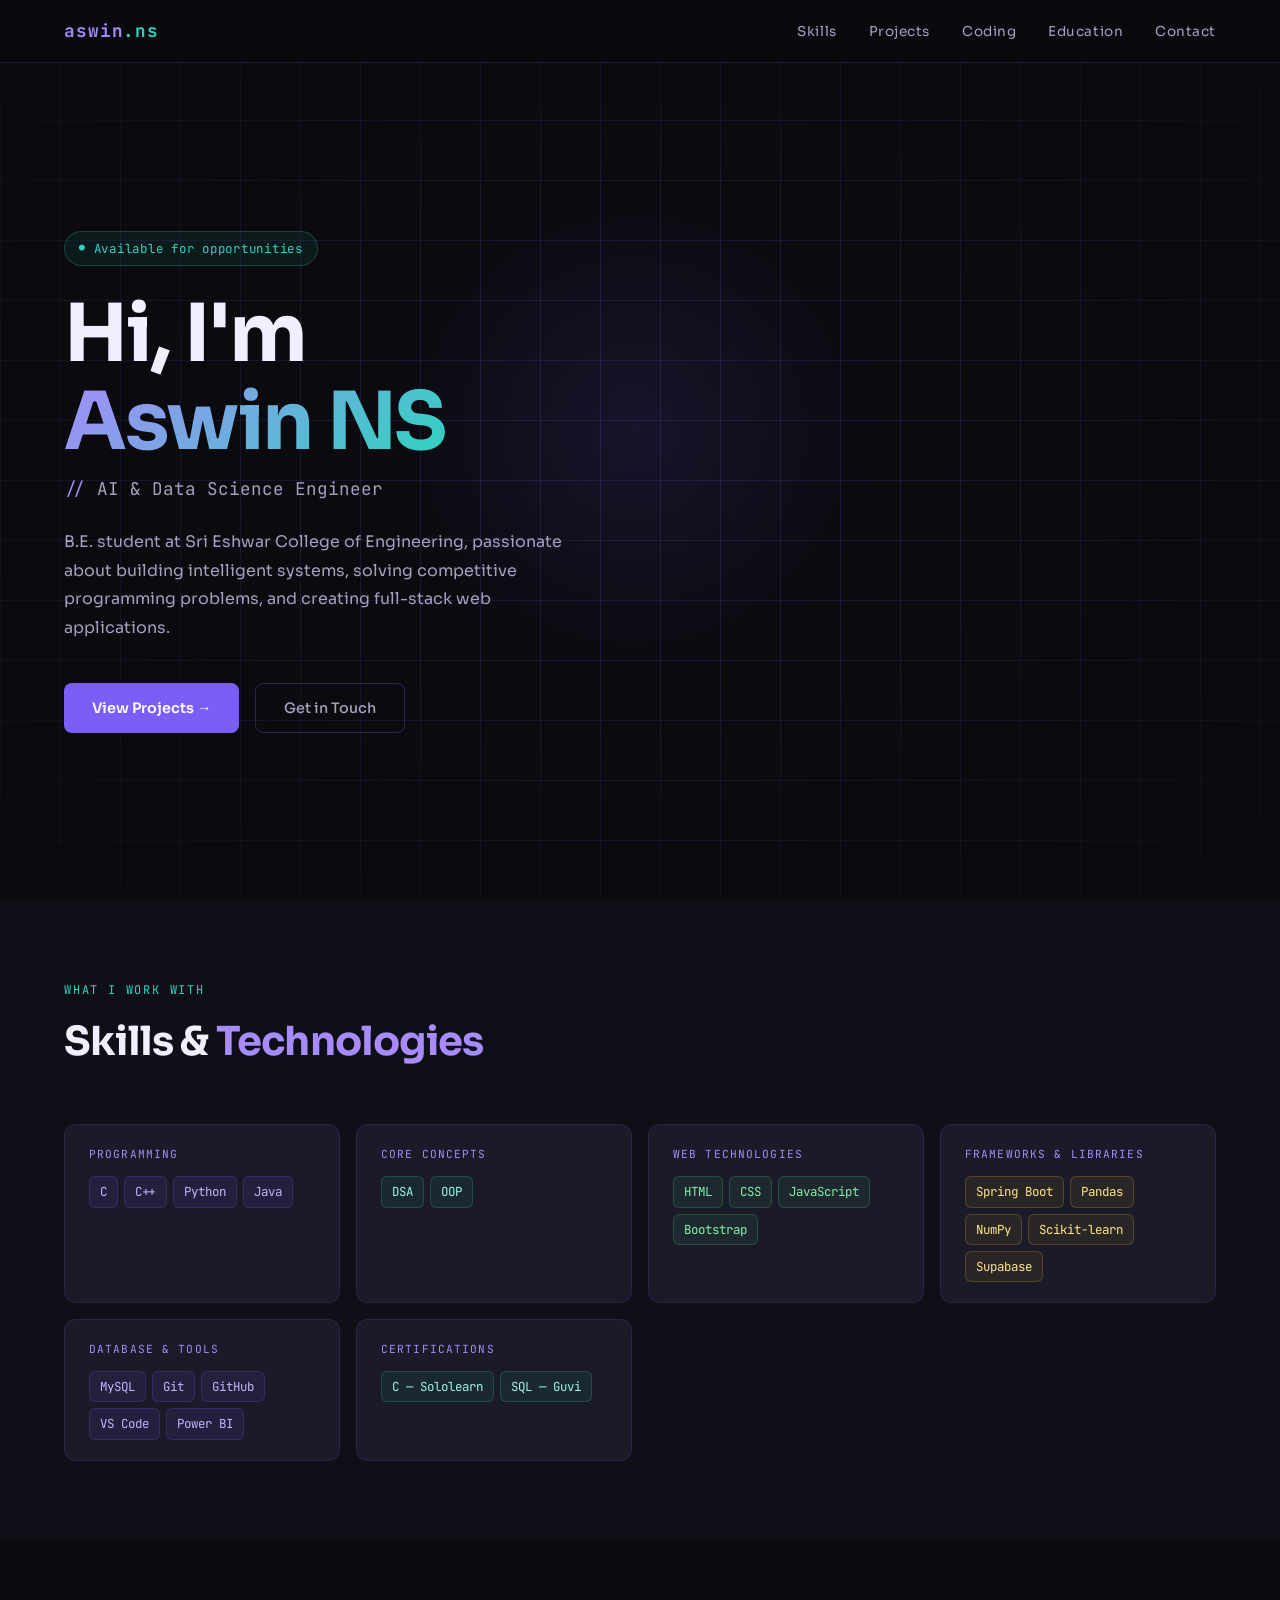
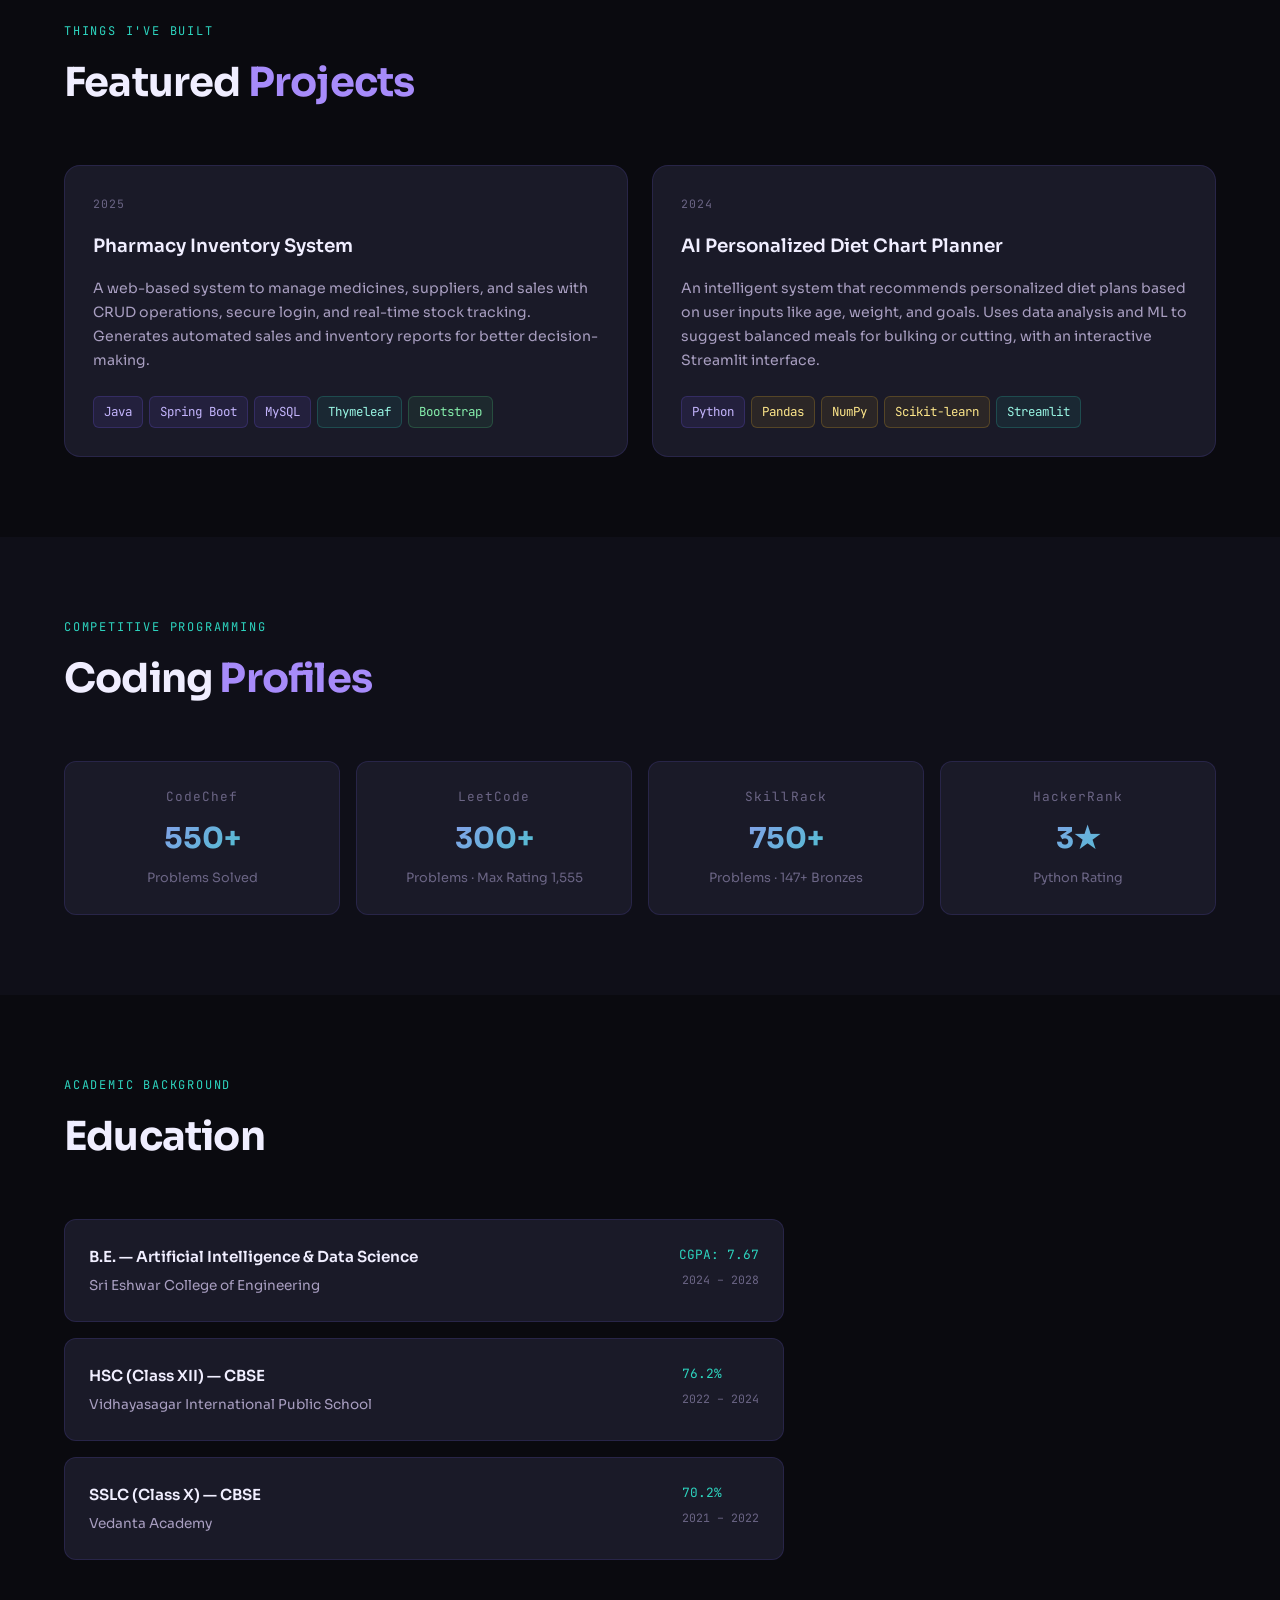
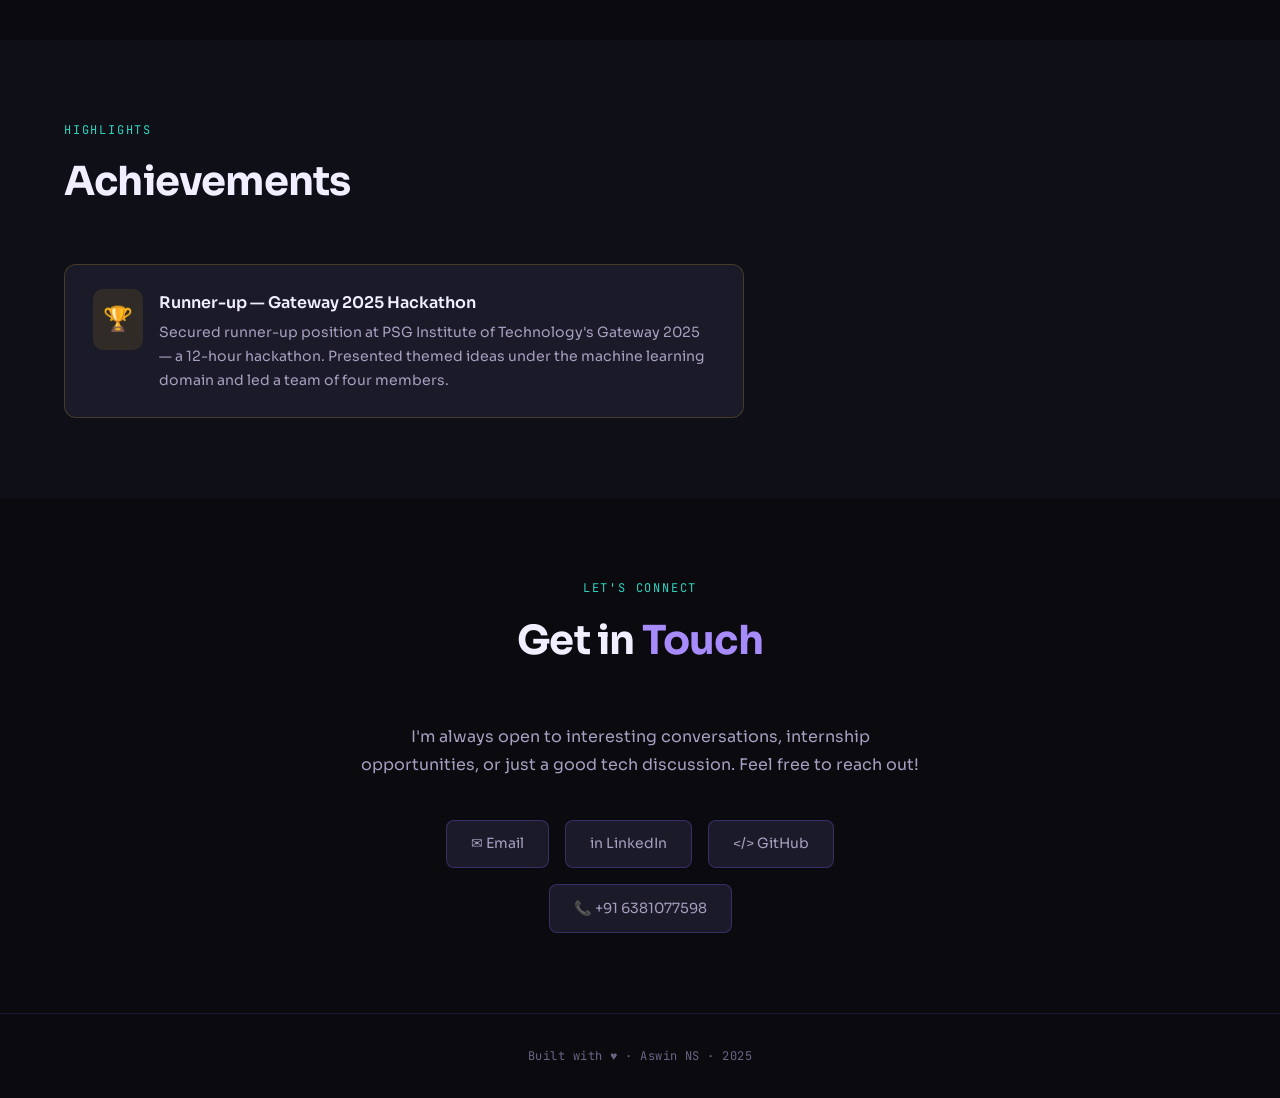
<file: protfolio.html>
<!DOCTYPE html>
<html lang="en">
<head>
<meta charset="UTF-8">
<meta name="viewport" content="width=device-width, initial-scale=1.0">
<title>Aswin NS — Developer Portfolio</title>
<link href="https://fonts.googleapis.com/css2?family=JetBrains+Mono:wght@400;500;700&family=Sora:wght@300;400;600;700&display=swap" rel="stylesheet">
<style>
  *, *::before, *::after { box-sizing: border-box; margin: 0; padding: 0; }

  :root {
    --bg: #0a0a0f;
    --bg2: #0f0f18;
    --bg3: #14141f;
    --surface: #1a1a28;
    --surface2: #20202f;
    --border: rgba(120,100,255,0.15);
    --border2: rgba(120,100,255,0.3);
    --accent: #7b5ef8;
    --accent2: #a78bfa;
    --accent3: #c4b5fd;
    --teal: #2dd4bf;
    --teal2: #99f6e4;
    --text: #f0eeff;
    --text2: #a89ec0;
    --text3: #6b6585;
    --green: #4ade80;
    --amber: #fbbf24;
  }

  html { scroll-behavior: smooth; }

  body {
    font-family: 'Sora', sans-serif;
    background: var(--bg);
    color: var(--text);
    line-height: 1.7;
    overflow-x: hidden;
  }

  /* ── NAV ── */
  nav {
    position: fixed; top: 0; left: 0; right: 0; z-index: 100;
    display: flex; align-items: center; justify-content: space-between;
    padding: 1rem 5%;
    background: rgba(10,10,15,0.85);
    backdrop-filter: blur(12px);
    border-bottom: 0.5px solid var(--border);
  }
  .nav-logo {
    font-family: 'JetBrains Mono', monospace;
    font-size: 1.1rem; font-weight: 700;
    color: var(--accent2);
    letter-spacing: 0.05em;
  }
  .nav-logo span { color: var(--teal); }
  .nav-links { display: flex; gap: 2rem; list-style: none; }
  .nav-links a {
    font-size: 0.85rem; font-weight: 400;
    color: var(--text2); text-decoration: none;
    letter-spacing: 0.04em;
    transition: color 0.2s;
  }
  .nav-links a:hover { color: var(--accent3); }

  /* ── HERO ── */
  #hero {
    min-height: 100vh;
    display: flex; align-items: center;
    padding: 8rem 5% 4rem;
    position: relative;
    overflow: hidden;
  }
  .hero-grid {
    position: absolute; inset: 0; z-index: 0;
    background-image:
      linear-gradient(var(--border) 1px, transparent 1px),
      linear-gradient(90deg, var(--border) 1px, transparent 1px);
    background-size: 60px 60px;
    mask-image: radial-gradient(ellipse 80% 80% at 50% 50%, black 30%, transparent 100%);
  }
  .hero-glow {
    position: absolute; top: 20%; left: 30%; width: 500px; height: 500px;
    background: radial-gradient(circle, rgba(123,94,248,0.12) 0%, transparent 70%);
    pointer-events: none;
  }
  .hero-content { position: relative; z-index: 1; max-width: 700px; }
  .hero-tag {
    display: inline-flex; align-items: center; gap: 8px;
    font-family: 'JetBrains Mono', monospace;
    font-size: 0.78rem; color: var(--teal);
    background: rgba(45,212,191,0.08);
    border: 0.5px solid rgba(45,212,191,0.25);
    padding: 6px 14px; border-radius: 100px;
    margin-bottom: 1.5rem;
    letter-spacing: 0.06em;
  }
  .hero-tag::before { content: '●'; font-size: 0.6rem; animation: blink 1.5s infinite; }
  @keyframes blink { 0%,100%{opacity:1} 50%{opacity:0.2} }

  h1.hero-name {
    font-size: clamp(2.8rem, 7vw, 5rem);
    font-weight: 700; line-height: 1.1;
    letter-spacing: -0.03em;
    margin-bottom: 0.5rem;
  }
  h1.hero-name .highlight {
    background: linear-gradient(135deg, var(--accent2), var(--teal));
    -webkit-background-clip: text;
    -webkit-text-fill-color: transparent;
    background-clip: text;
  }
  .hero-role {
    font-family: 'JetBrains Mono', monospace;
    font-size: 1.1rem; color: var(--text2);
    margin-bottom: 1.5rem;
  }
  .hero-role span { color: var(--accent2); }
  .hero-desc {
    font-size: 1rem; color: var(--text2);
    max-width: 520px; line-height: 1.8;
    margin-bottom: 2.5rem;
  }
  .hero-btns { display: flex; gap: 1rem; flex-wrap: wrap; }
  .btn-primary {
    display: inline-flex; align-items: center; gap: 8px;
    padding: 0.75rem 1.75rem;
    background: var(--accent);
    color: #fff; font-weight: 600; font-size: 0.9rem;
    border-radius: 8px; text-decoration: none;
    transition: background 0.2s, transform 0.15s;
    border: none; cursor: pointer;
  }
  .btn-primary:hover { background: #6a4fe8; transform: translateY(-2px); }
  .btn-outline {
    display: inline-flex; align-items: center; gap: 8px;
    padding: 0.75rem 1.75rem;
    background: transparent;
    color: var(--text2); font-weight: 500; font-size: 0.9rem;
    border-radius: 8px; text-decoration: none;
    border: 0.5px solid var(--border2);
    transition: border-color 0.2s, color 0.2s, transform 0.15s;
    cursor: pointer;
  }
  .btn-outline:hover { border-color: var(--accent2); color: var(--accent3); transform: translateY(-2px); }

  /* ── SECTIONS ── */
  section { padding: 5rem 5%; }
  .section-label {
    font-family: 'JetBrains Mono', monospace;
    font-size: 0.75rem; letter-spacing: 0.15em;
    color: var(--teal); text-transform: uppercase;
    margin-bottom: 0.5rem;
  }
  .section-title {
    font-size: clamp(1.8rem, 4vw, 2.5rem);
    font-weight: 700; letter-spacing: -0.02em;
    margin-bottom: 3rem;
  }
  .section-title span { color: var(--accent2); }

  /* ── SKILLS ── */
  #skills { background: var(--bg2); }
  .skills-grid { display: grid; grid-template-columns: repeat(auto-fit, minmax(220px, 1fr)); gap: 1rem; }
  .skill-card {
    background: var(--surface);
    border: 0.5px solid var(--border);
    border-radius: 12px;
    padding: 1.25rem 1.5rem;
    transition: border-color 0.2s, transform 0.2s;
  }
  .skill-card:hover { border-color: var(--border2); transform: translateY(-3px); }
  .skill-card-label {
    font-family: 'JetBrains Mono', monospace;
    font-size: 0.7rem; letter-spacing: 0.1em;
    color: var(--accent2); text-transform: uppercase;
    margin-bottom: 0.75rem;
  }
  .skill-tags { display: flex; flex-wrap: wrap; gap: 6px; }
  .tag {
    font-size: 0.78rem; padding: 4px 10px;
    border-radius: 6px;
    background: rgba(123,94,248,0.1);
    color: var(--accent3);
    border: 0.5px solid rgba(123,94,248,0.2);
    font-family: 'JetBrains Mono', monospace;
  }
  .tag.teal {
    background: rgba(45,212,191,0.08);
    color: var(--teal2);
    border-color: rgba(45,212,191,0.2);
  }
  .tag.green {
    background: rgba(74,222,128,0.08);
    color: #86efac;
    border-color: rgba(74,222,128,0.2);
  }
  .tag.amber {
    background: rgba(251,191,36,0.08);
    color: #fde68a;
    border-color: rgba(251,191,36,0.2);
  }

  /* ── PROJECTS ── */
  #projects { background: var(--bg); }
  .projects-grid { display: grid; grid-template-columns: repeat(auto-fit, minmax(320px, 1fr)); gap: 1.5rem; }
  .project-card {
    background: var(--surface);
    border: 0.5px solid var(--border);
    border-radius: 16px;
    padding: 1.75rem;
    position: relative; overflow: hidden;
    transition: border-color 0.2s, transform 0.2s;
    display: flex; flex-direction: column; gap: 1rem;
  }
  .project-card::before {
    content: '';
    position: absolute; top: 0; left: 0; right: 0; height: 2px;
    background: linear-gradient(90deg, var(--accent), var(--teal));
    opacity: 0; transition: opacity 0.2s;
  }
  .project-card:hover { border-color: var(--border2); transform: translateY(-4px); }
  .project-card:hover::before { opacity: 1; }
  .project-year {
    font-family: 'JetBrains Mono', monospace;
    font-size: 0.72rem; color: var(--text3);
    letter-spacing: 0.08em;
  }
  .project-title { font-size: 1.15rem; font-weight: 600; color: var(--text); }
  .project-desc { font-size: 0.88rem; color: var(--text2); line-height: 1.7; flex: 1; }
  .project-stack { display: flex; flex-wrap: wrap; gap: 6px; margin-top: 0.5rem; }

  /* ── CODING PROFILES ── */
  #coding { background: var(--bg2); }
  .profiles-grid { display: grid; grid-template-columns: repeat(auto-fit, minmax(200px, 1fr)); gap: 1rem; }
  .profile-card {
    background: var(--surface);
    border: 0.5px solid var(--border);
    border-radius: 12px; padding: 1.5rem;
    text-align: center;
    transition: border-color 0.2s, transform 0.2s;
  }
  .profile-card:hover { border-color: var(--border2); transform: translateY(-3px); }
  .profile-platform {
    font-family: 'JetBrains Mono', monospace;
    font-size: 0.8rem; color: var(--text3);
    letter-spacing: 0.08em; margin-bottom: 0.4rem;
  }
  .profile-stat {
    font-size: 1.8rem; font-weight: 700;
    background: linear-gradient(135deg, var(--accent2), var(--teal));
    -webkit-background-clip: text; -webkit-text-fill-color: transparent;
    background-clip: text;
  }
  .profile-desc { font-size: 0.8rem; color: var(--text3); margin-top: 0.3rem; }

  /* ── EDUCATION ── */
  #education { background: var(--bg); }
  .edu-list { display: flex; flex-direction: column; gap: 1rem; max-width: 720px; }
  .edu-card {
    background: var(--surface);
    border: 0.5px solid var(--border);
    border-radius: 12px; padding: 1.5rem;
    display: flex; justify-content: space-between; align-items: flex-start; gap: 1rem;
    transition: border-color 0.2s;
  }
  .edu-card:hover { border-color: var(--border2); }
  .edu-degree { font-size: 0.95rem; font-weight: 600; margin-bottom: 0.25rem; }
  .edu-school { font-size: 0.85rem; color: var(--text2); }
  .edu-grade {
    font-family: 'JetBrains Mono', monospace;
    font-size: 0.8rem; color: var(--teal);
    white-space: nowrap;
  }
  .edu-year {
    font-family: 'JetBrains Mono', monospace;
    font-size: 0.72rem; color: var(--text3); margin-top: 4px;
    text-align: right;
  }

  /* ── ACHIEVEMENTS ── */
  #achievements { background: var(--bg2); }
  .ach-card {
    background: var(--surface);
    border: 0.5px solid rgba(251,191,36,0.2);
    border-radius: 12px; padding: 1.5rem 1.75rem;
    display: flex; align-items: flex-start; gap: 1rem;
    max-width: 680px;
  }
  .ach-icon {
    font-size: 1.5rem; flex-shrink: 0;
    background: rgba(251,191,36,0.1);
    padding: 10px; border-radius: 10px;
  }
  .ach-title { font-size: 1rem; font-weight: 600; color: var(--text); margin-bottom: 0.3rem; }
  .ach-desc { font-size: 0.88rem; color: var(--text2); line-height: 1.7; }

  /* ── CONTACT ── */
  #contact { background: var(--bg); text-align: center; }
  .contact-inner { max-width: 560px; margin: 0 auto; }
  .contact-desc { font-size: 1rem; color: var(--text2); line-height: 1.8; margin-bottom: 2.5rem; }
  .contact-links { display: flex; justify-content: center; gap: 1rem; flex-wrap: wrap; }
  .contact-link {
    display: inline-flex; align-items: center; gap: 8px;
    padding: 0.7rem 1.5rem;
    background: var(--surface);
    border: 0.5px solid var(--border2);
    border-radius: 8px;
    color: var(--text2); font-size: 0.88rem; text-decoration: none;
    transition: border-color 0.2s, color 0.2s, transform 0.15s;
  }
  .contact-link:hover { border-color: var(--accent2); color: var(--accent3); transform: translateY(-2px); }

  /* ── FOOTER ── */
  footer {
    padding: 2rem 5%;
    border-top: 0.5px solid var(--border);
    text-align: center;
    font-family: 'JetBrains Mono', monospace;
    font-size: 0.75rem; color: var(--text3);
    letter-spacing: 0.04em;
  }

  /* ── ANIMATIONS ── */
  @keyframes fadeUp {
    from { opacity: 0; transform: translateY(30px); }
    to { opacity: 1; transform: translateY(0); }
  }
  .fade-up { animation: fadeUp 0.7s ease forwards; }
  .delay-1 { animation-delay: 0.1s; opacity: 0; }
  .delay-2 { animation-delay: 0.25s; opacity: 0; }
  .delay-3 { animation-delay: 0.4s; opacity: 0; }
  .delay-4 { animation-delay: 0.55s; opacity: 0; }
  .delay-5 { animation-delay: 0.7s; opacity: 0; }

  @media (max-width: 600px) {
    nav { padding: 1rem 4%; }
    .nav-links { gap: 1.2rem; }
    .nav-links a { font-size: 0.78rem; }
    section { padding: 4rem 4%; }
    .edu-card { flex-direction: column; gap: 0.5rem; }
  }
</style>
</head>
<body>

<!-- NAV -->
<nav>
  <div class="nav-logo">aswin<span>.ns</span></div>
  <ul class="nav-links">
    <li><a href="#skills">Skills</a></li>
    <li><a href="#projects">Projects</a></li>
    <li><a href="#coding">Coding</a></li>
    <li><a href="#education">Education</a></li>
    <li><a href="#contact">Contact</a></li>
  </ul>
</nav>

<!-- HERO -->
<section id="hero">
  <div class="hero-grid"></div>
  <div class="hero-glow"></div>
  <div class="hero-content">
    <div class="hero-tag fade-up delay-1">Available for opportunities</div>
    <h1 class="hero-name fade-up delay-2">
      Hi, I'm<br><span class="highlight">Aswin NS</span>
    </h1>
    <p class="hero-role fade-up delay-3"><span>// </span>AI & Data Science Engineer</p>
    <p class="hero-desc fade-up delay-4">
      B.E. student at Sri Eshwar College of Engineering, passionate about building intelligent systems,
      solving competitive programming problems, and creating full-stack web applications.
    </p>
    <div class="hero-btns fade-up delay-5">
      <a href="#projects" class="btn-primary">View Projects →</a>
      <a href="mailto:aswin88709@gmail.com" class="btn-outline">Get in Touch</a>
    </div>
  </div>
</section>

<!-- SKILLS -->
<section id="skills">
  <p class="section-label">What I work with</p>
  <h2 class="section-title">Skills & <span>Technologies</span></h2>
  <div class="skills-grid">
    <div class="skill-card">
      <div class="skill-card-label">Programming</div>
      <div class="skill-tags">
        <span class="tag">C</span>
        <span class="tag">C++</span>
        <span class="tag">Python</span>
        <span class="tag">Java</span>
      </div>
    </div>
    <div class="skill-card">
      <div class="skill-card-label">Core Concepts</div>
      <div class="skill-tags">
        <span class="tag teal">DSA</span>
        <span class="tag teal">OOP</span>
      </div>
    </div>
    <div class="skill-card">
      <div class="skill-card-label">Web Technologies</div>
      <div class="skill-tags">
        <span class="tag green">HTML</span>
        <span class="tag green">CSS</span>
        <span class="tag green">JavaScript</span>
        <span class="tag green">Bootstrap</span>
      </div>
    </div>
    <div class="skill-card">
      <div class="skill-card-label">Frameworks & Libraries</div>
      <div class="skill-tags">
        <span class="tag amber">Spring Boot</span>
        <span class="tag amber">Pandas</span>
        <span class="tag amber">NumPy</span>
        <span class="tag amber">Scikit-learn</span>
        <span class="tag amber">Supabase</span>
      </div>
    </div>
    <div class="skill-card">
      <div class="skill-card-label">Database & Tools</div>
      <div class="skill-tags">
        <span class="tag">MySQL</span>
        <span class="tag">Git</span>
        <span class="tag">GitHub</span>
        <span class="tag">VS Code</span>
        <span class="tag">Power BI</span>
      </div>
    </div>
    <div class="skill-card">
      <div class="skill-card-label">Certifications</div>
      <div class="skill-tags">
        <span class="tag teal">C — Sololearn</span>
        <span class="tag teal">SQL — Guvi</span>
      </div>
    </div>
  </div>
</section>

<!-- PROJECTS -->
<section id="projects">
  <p class="section-label">Things I've built</p>
  <h2 class="section-title">Featured <span>Projects</span></h2>
  <div class="projects-grid">
    <div class="project-card">
      <div class="project-year">2025</div>
      <div class="project-title">Pharmacy Inventory System</div>
      <div class="project-desc">
        A web-based system to manage medicines, suppliers, and sales with CRUD operations,
        secure login, and real-time stock tracking. Generates automated sales and inventory
        reports for better decision-making.
      </div>
      <div class="project-stack">
        <span class="tag">Java</span>
        <span class="tag">Spring Boot</span>
        <span class="tag">MySQL</span>
        <span class="tag teal">Thymeleaf</span>
        <span class="tag green">Bootstrap</span>
      </div>
    </div>
    <div class="project-card">
      <div class="project-year">2024</div>
      <div class="project-title">AI Personalized Diet Chart Planner</div>
      <div class="project-desc">
        An intelligent system that recommends personalized diet plans based on user inputs
        like age, weight, and goals. Uses data analysis and ML to suggest balanced meals
        for bulking or cutting, with an interactive Streamlit interface.
      </div>
      <div class="project-stack">
        <span class="tag">Python</span>
        <span class="tag amber">Pandas</span>
        <span class="tag amber">NumPy</span>
        <span class="tag amber">Scikit-learn</span>
        <span class="tag teal">Streamlit</span>
      </div>
    </div>
  </div>
</section>

<!-- CODING PROFILES -->
<section id="coding">
  <p class="section-label">Competitive programming</p>
  <h2 class="section-title">Coding <span>Profiles</span></h2>
  <div class="profiles-grid">
    <div class="profile-card">
      <div class="profile-platform">CodeChef</div>
      <div class="profile-stat">550+</div>
      <div class="profile-desc">Problems Solved</div>
    </div>
    <div class="profile-card">
      <div class="profile-platform">LeetCode</div>
      <div class="profile-stat">300+</div>
      <div class="profile-desc">Problems · Max Rating 1,555</div>
    </div>
    <div class="profile-card">
      <div class="profile-platform">SkillRack</div>
      <div class="profile-stat">750+</div>
      <div class="profile-desc">Problems · 147+ Bronzes</div>
    </div>
    <div class="profile-card">
      <div class="profile-platform">HackerRank</div>
      <div class="profile-stat">3★</div>
      <div class="profile-desc">Python Rating</div>
    </div>
  </div>
</section>

<!-- EDUCATION -->
<section id="education">
  <p class="section-label">Academic background</p>
  <h2 class="section-title">Education</h2>
  <div class="edu-list">
    <div class="edu-card">
      <div>
        <div class="edu-degree">B.E. — Artificial Intelligence & Data Science</div>
        <div class="edu-school">Sri Eshwar College of Engineering</div>
      </div>
      <div>
        <div class="edu-grade">CGPA: 7.67</div>
        <div class="edu-year">2024 – 2028</div>
      </div>
    </div>
    <div class="edu-card">
      <div>
        <div class="edu-degree">HSC (Class XII) — CBSE</div>
        <div class="edu-school">Vidhayasagar International Public School</div>
      </div>
      <div>
        <div class="edu-grade">76.2%</div>
        <div class="edu-year">2022 – 2024</div>
      </div>
    </div>
    <div class="edu-card">
      <div>
        <div class="edu-degree">SSLC (Class X) — CBSE</div>
        <div class="edu-school">Vedanta Academy</div>
      </div>
      <div>
        <div class="edu-grade">70.2%</div>
        <div class="edu-year">2021 – 2022</div>
      </div>
    </div>
  </div>
</section>

<!-- ACHIEVEMENTS -->
<section id="achievements">
  <p class="section-label">Highlights</p>
  <h2 class="section-title">Achievements</h2>
  <div class="ach-card">
    <div class="ach-icon">🏆</div>
    <div>
      <div class="ach-title">Runner-up — Gateway 2025 Hackathon</div>
      <div class="ach-desc">
        Secured runner-up position at PSG Institute of Technology's Gateway 2025 — a 12-hour hackathon.
        Presented themed ideas under the machine learning domain and led a team of four members.
      </div>
    </div>
  </div>
</section>

<!-- CONTACT -->
<section id="contact">
  <div class="contact-inner">
    <p class="section-label">Let's connect</p>
    <h2 class="section-title">Get in <span>Touch</span></h2>
    <p class="contact-desc">
      I'm always open to interesting conversations, internship opportunities, or just a good tech discussion.
      Feel free to reach out!
    </p>
    <div class="contact-links">
      <a href="mailto:aswin88709@gmail.com" class="contact-link">✉ Email</a>
      <a href="https://www.linkedin.com/in/aswin-n-s-5426a2333/" target="_blank" class="contact-link">in LinkedIn</a>
      <a href="https://github.com/AswinNS-dev" target="_blank" class="contact-link">&#60;/&#62; GitHub</a>
      <a href="tel:+916381077598" class="contact-link">📞 +91 6381077598</a>
    </div>
  </div>
</section>

<footer>
  Built with ♥ · Aswin NS · 2025
</footer>

</body>
</html>
</file>
